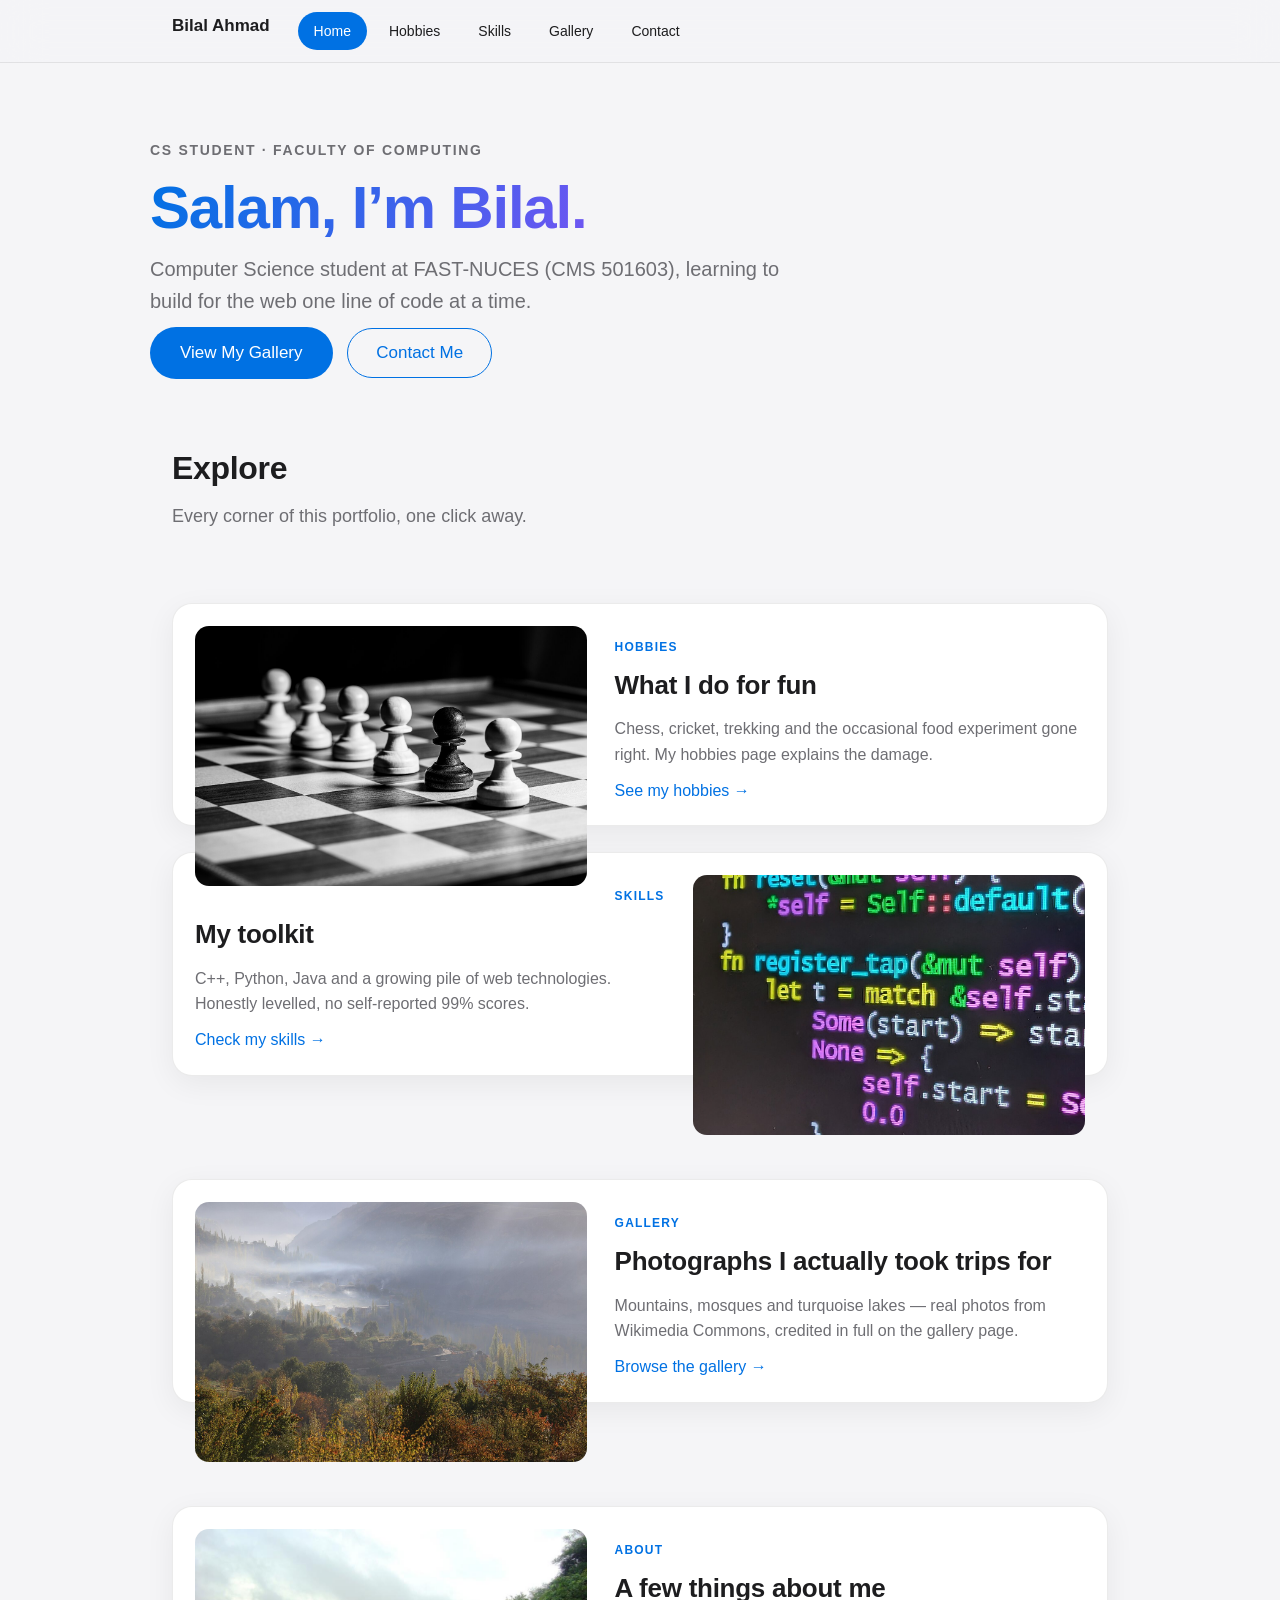
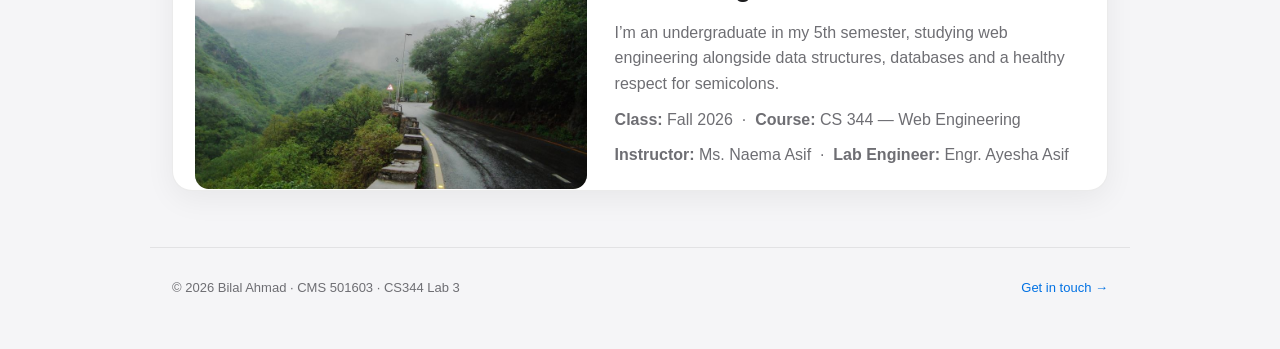
<file: index.html>
<!DOCTYPE html>
<html lang="en">
<head>
  <meta charset="UTF-8">
  <meta name="viewport" content="width=device-width, initial-scale=1.0">
  <title>Home · Bilal Ahmad</title>
  <meta name="description" content="Personal portfolio of Bilal Ahmad — Computer Science student at FAST-NUCES.">
  <link rel="stylesheet" href="css/style.css">
</head>
<body>

  <nav class="navbar">
    <div class="navbar-inner clearfix">
      <ul class="clearfix">
        <li><a class="brand" href="index.html">Bilal Ahmad</a></li>
        <li><a class="nav-link active" href="index.html">Home</a></li>
        <li><a class="nav-link" href="hobbies.html">Hobbies</a></li>
        <li><a class="nav-link" href="skills.html">Skills</a></li>
        <li><a class="nav-link" href="gallery.html">Gallery</a></li>
        <li><a class="nav-link" href="contact.html">Contact</a></li>
      </ul>
    </div>
  </nav>

  <header class="hero wrap">
    <p class="eyebrow">CS Student · Faculty of Computing</p>
    <h1 class="gradient">Salam, I&rsquo;m Bilal.</h1>
    <p class="lede">Computer Science student at FAST-NUCES (CMS&nbsp;501603), learning to build for the web one line of code at a time.</p>
    <p class="hero-actions">
      <a class="btn" href="gallery.html">View My Gallery</a>
      <a class="btn ghost" href="contact.html">Contact Me</a>
    </p>
  </header>

  <main class="wrap">

    <section class="section">
      <h2 class="section-title">Explore</h2>
      <p class="section-sub">Every corner of this portfolio, one click away.</p>
    </section>

    <section class="section clearfix">
      <div class="media">
        <div class="media-img">
          <img src="images/chess.jpg" alt="Close-up of black and white chess pawns on a board">
        </div>
        <div class="media-text">
          <span class="tag">Hobbies</span>
          <h3>What I do for fun</h3>
          <p>Chess, cricket, trekking and the occasional food experiment gone right. My hobbies page explains the damage.</p>
          <p><a href="hobbies.html">See my hobbies &rarr;</a></p>
        </div>
      </div>

      <div class="media flip">
        <div class="media-img">
          <img src="images/code.jpg" alt="Source code displayed on a computer screen">
        </div>
        <div class="media-text">
          <span class="tag">Skills</span>
          <h3>My toolkit</h3>
          <p>C++, Python, Java and a growing pile of web technologies. Honestly levelled, no self-reported 99% scores.</p>
          <p><a href="skills.html">Check my skills &rarr;</a></p>
        </div>
      </div>
    </section>

    <section class="section clearfix">
      <div class="media">
        <div class="media-img">
          <img src="images/hunza.jpg" alt="Hunza Valley in autumn with golden trees and towering mountains">
        </div>
        <div class="media-text">
          <span class="tag">Gallery</span>
          <h3>Photographs I actually took trips for</h3>
          <p>Mountains, mosques and turquoise lakes — real photos from Wikimedia Commons, credited in full on the gallery page.</p>
          <p><a href="gallery.html">Browse the gallery &rarr;</a></p>
        </div>
      </div>
    </section>

    <section class="section">
      <div class="media">
        <div class="media-img">
          <img src="images/margalla.jpg" alt="Margalla Hills, Islamabad, on a clear day">
        </div>
        <div class="media-text">
          <span class="tag">About</span>
          <h3>A few things about me</h3>
          <p>I&rsquo;m an undergraduate in my 5th semester, studying web engineering alongside data structures, databases and a healthy respect for semicolons.</p>
          <p><strong>Class:</strong> Fall 2026 &nbsp;·&nbsp; <strong>Course:</strong> CS&nbsp;344 — Web Engineering</p>
          <p><strong>Instructor:</strong> Ms.&nbsp;Naema&nbsp;Asif &nbsp;·&nbsp; <strong>Lab Engineer:</strong> Engr.&nbsp;Ayesha&nbsp;Asif</p>
        </div>
      </div>
    </section>

  </main>

  <footer class="footer clearfix">
    <span class="left">&copy; 2026 Bilal Ahmad · CMS 501603 · CS344 Lab 3</span>
    <span class="right"><a href="contact.html">Get in touch &rarr;</a></span>
  </footer>

</body>
</html>
</file>
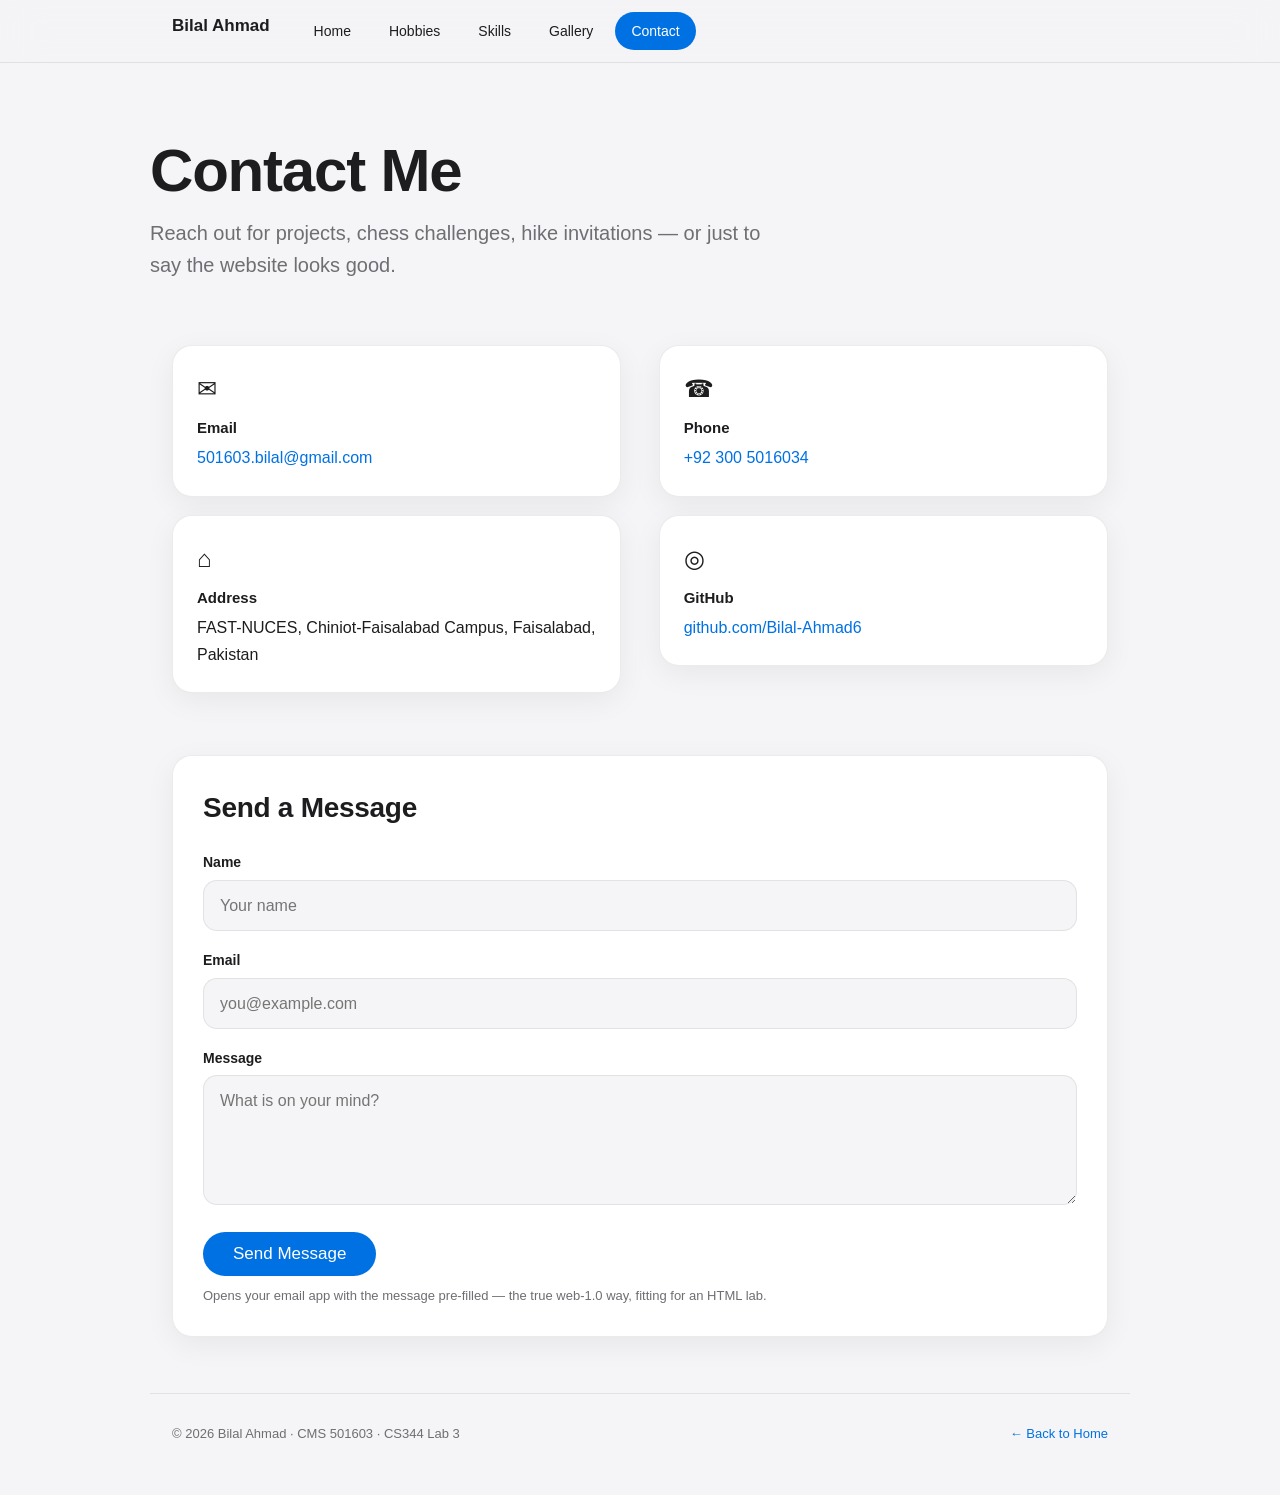
<file: contact.html>
<!DOCTYPE html>
<html lang="en">
<head>
  <meta charset="UTF-8">
  <meta name="viewport" content="width=device-width, initial-scale=1.0">
  <title>Contact Me · Bilal Ahmad</title>
  <meta name="description" content="Contact details of Bilal Ahmad — email, phone, GitHub and location.">
  <link rel="stylesheet" href="css/style.css">
</head>
<body>

  <nav class="navbar">
    <div class="navbar-inner clearfix">
      <ul class="clearfix">
        <li><a class="brand" href="index.html">Bilal Ahmad</a></li>
        <li><a class="nav-link" href="index.html">Home</a></li>
        <li><a class="nav-link" href="hobbies.html">Hobbies</a></li>
        <li><a class="nav-link" href="skills.html">Skills</a></li>
        <li><a class="nav-link" href="gallery.html">Gallery</a></li>
        <li><a class="nav-link active" href="contact.html">Contact</a></li>
      </ul>
    </div>
  </nav>

  <header class="hero wrap">
    <h1>Contact Me</h1>
    <p class="lede">Reach out for projects, chess challenges, hike invitations — or just to say the website looks good.</p>
  </header>

  <main class="wrap">

    <section class="section">
      <div class="contacts clearfix">

        <div class="contact">
          <span class="glyph" aria-hidden="true">&#9993;</span>
          <strong>Email</strong>
          <a href="mailto:501603.bilal@gmail.com">501603.bilal@gmail.com</a>
        </div>

        <div class="contact">
          <span class="glyph" aria-hidden="true">&#9742;</span>
          <strong>Phone</strong>
          <a href="tel:+923005016034">+92 300 5016034</a>
        </div>

        <div class="contact">
          <span class="glyph" aria-hidden="true">&#8962;</span>
          <strong>Address</strong>
          <span class="val">FAST-NUCES, Chiniot-Faisalabad Campus, Faisalabad, Pakistan</span>
        </div>

        <div class="contact">
          <span class="glyph" aria-hidden="true">&#9678;</span>
          <strong>GitHub</strong>
          <a href="https://github.com/Bilal-Ahmad6">github.com/Bilal-Ahmad6</a>
        </div>

      </div>
    </section>

    <section class="section">
      <div class="panel">
        <h2>Send a Message</h2>
        <form action="mailto:501603.bilal@gmail.com" method="post" enctype="text/plain">
          <div class="field">
            <label for="name">Name</label>
            <input type="text" id="name" name="name" placeholder="Your name" autocomplete="name" required>
          </div>
          <div class="field">
            <label for="email">Email</label>
            <input type="email" id="email" name="email" placeholder="you@example.com" autocomplete="email" required>
          </div>
          <div class="field">
            <label for="message">Message</label>
            <textarea id="message" name="message" placeholder="What is on your mind?" required></textarea>
          </div>
          <button class="btn" type="submit">Send Message</button>
          <p class="note">Opens your email app with the message pre-filled — the true web-1.0 way, fitting for an HTML lab.</p>
        </form>
      </div>
    </section>

  </main>

  <footer class="footer clearfix">
    <span class="left">&copy; 2026 Bilal Ahmad · CMS 501603 · CS344 Lab 3</span>
    <span class="right"><a href="index.html">&larr; Back to Home</a></span>
  </footer>

</body>
</html>
</file>
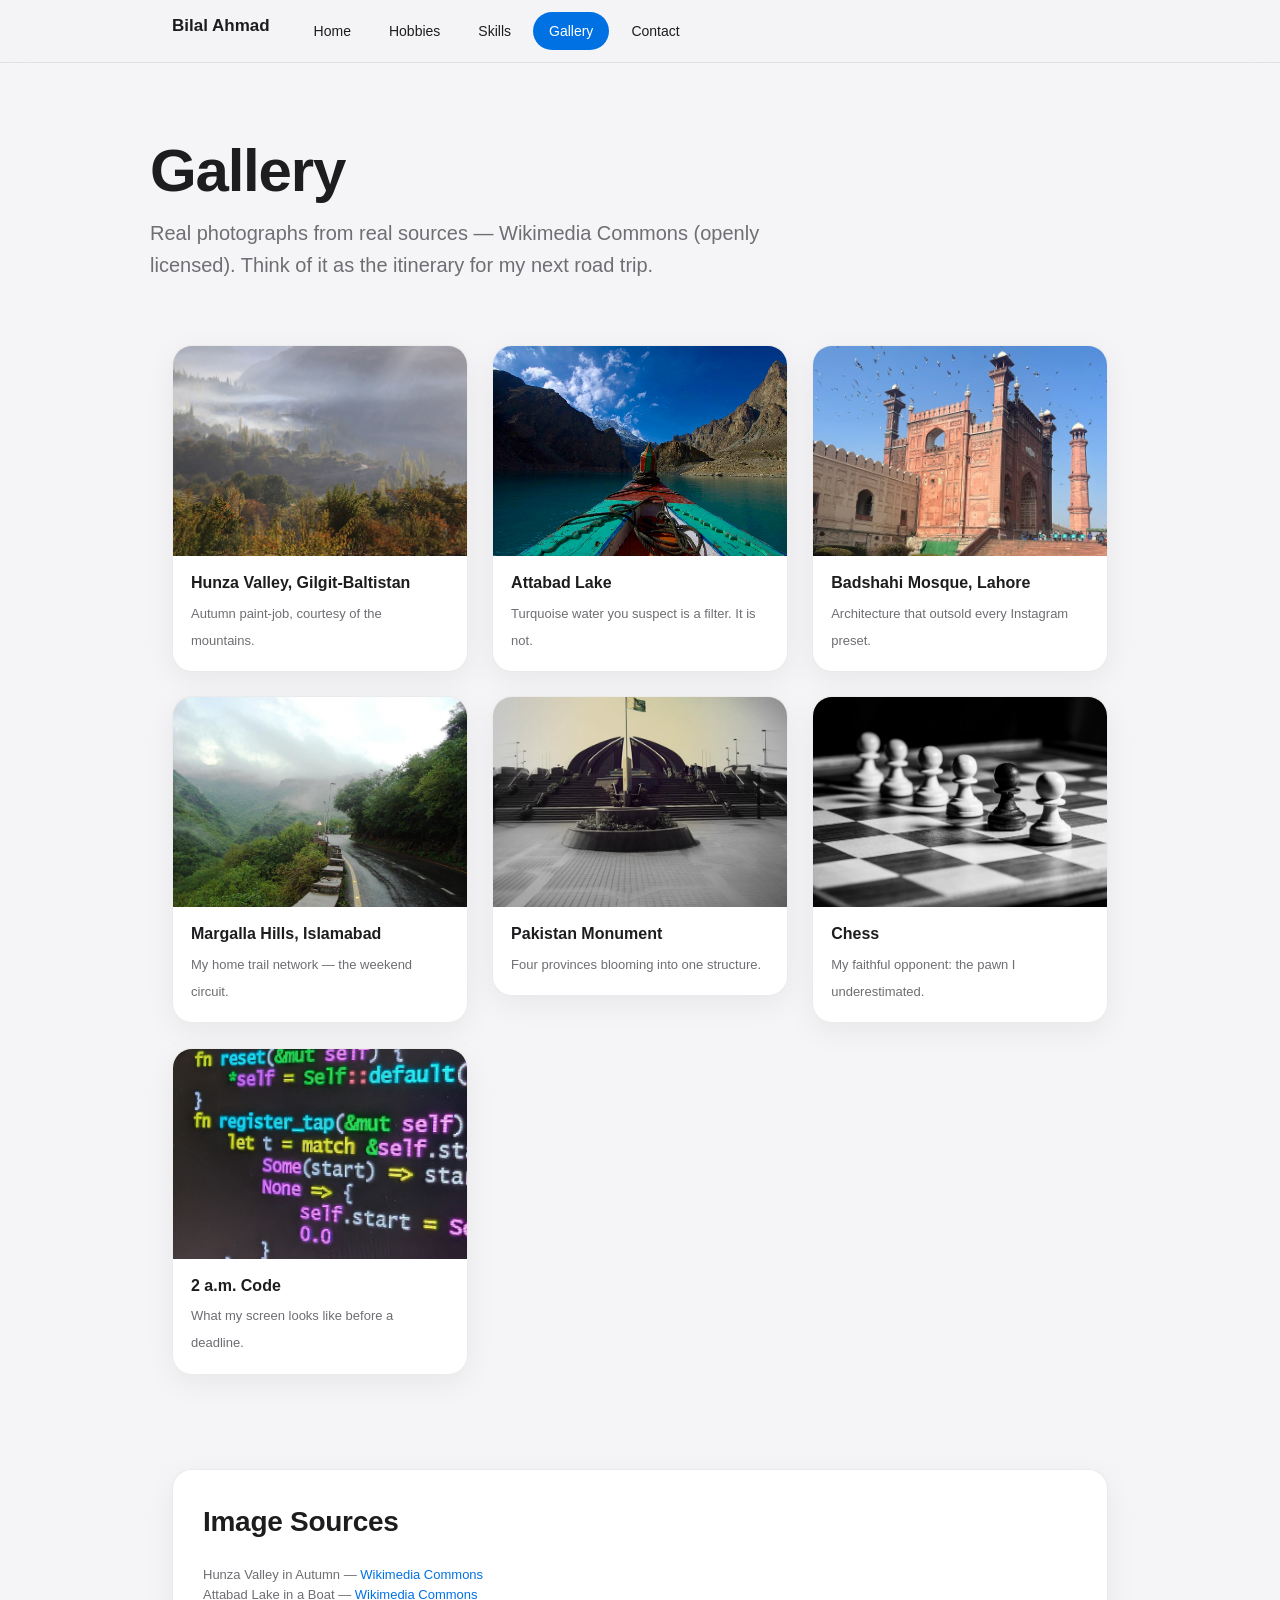
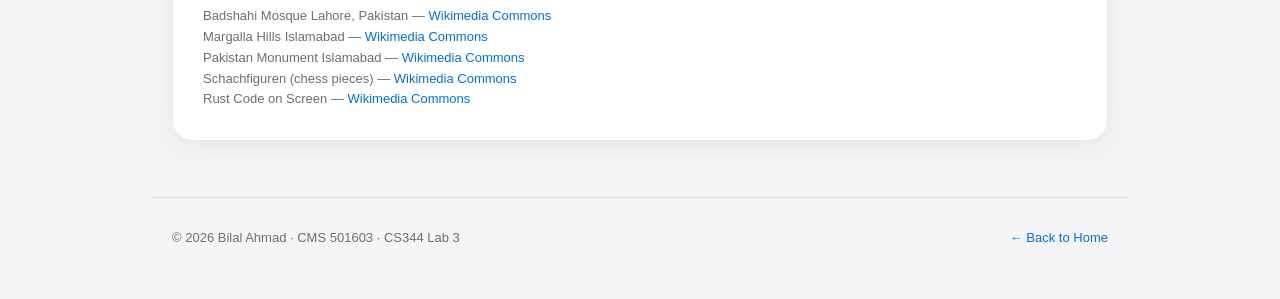
<file: gallery.html>
<!DOCTYPE html>
<html lang="en">
<head>
  <meta charset="UTF-8">
  <meta name="viewport" content="width=device-width, initial-scale=1.0">
  <title>Image Gallery · Bilal Ahmad</title>
  <meta name="description" content="Image gallery of Bilal Ahmad — real photographs from Pakistan, arranged with CSS float.">
  <link rel="stylesheet" href="css/style.css">
</head>
<body>

  <nav class="navbar">
    <div class="navbar-inner clearfix">
      <ul class="clearfix">
        <li><a class="brand" href="index.html">Bilal Ahmad</a></li>
        <li><a class="nav-link" href="index.html">Home</a></li>
        <li><a class="nav-link" href="hobbies.html">Hobbies</a></li>
        <li><a class="nav-link" href="skills.html">Skills</a></li>
        <li><a class="nav-link active" href="gallery.html">Gallery</a></li>
        <li><a class="nav-link" href="contact.html">Contact</a></li>
      </ul>
    </div>
  </nav>

  <header class="hero wrap">
    <h1>Gallery</h1>
    <p class="lede">Real photographs from real sources — Wikimedia Commons (openly licensed). Think of it as the itinerary for my next road trip.</p>
  </header>

  <main class="wrap">

    <section class="section">
      <div class="gallery clearfix">

        <figure>
          <img src="images/hunza.jpg" alt="Hunza Valley in autumn with golden trees and towering mountains">
          <figcaption>
            <strong>Hunza Valley, Gilgit-Baltistan</strong>
            <span>Autumn paint-job, courtesy of the mountains.</span>
          </figcaption>
        </figure>

        <figure>
          <img src="images/attabad.jpg" alt="A boat on the turquoise water of Attabad Lake">
          <figcaption>
            <strong>Attabad Lake</strong>
            <span>Turquoise water you suspect is a filter. It is not.</span>
          </figcaption>
        </figure>

        <figure>
          <img src="images/badshahi.jpg" alt="Badshahi Mosque in Lahore bathed in warm light">
          <figcaption>
            <strong>Badshahi Mosque, Lahore</strong>
            <span>Architecture that outsold every Instagram preset.</span>
          </figcaption>
        </figure>

        <figure>
          <img src="images/margalla.jpg" alt="Margalla Hills, Islamabad, on a clear day">
          <figcaption>
            <strong>Margalla Hills, Islamabad</strong>
            <span>My home trail network — the weekend circuit.</span>
          </figcaption>
        </figure>

        <figure>
          <img src="images/monument.jpg" alt="Pakistan Monument in Islamabad at dusk">
          <figcaption>
            <strong>Pakistan Monument</strong>
            <span>Four provinces blooming into one structure.</span>
          </figcaption>
        </figure>

        <figure>
          <img src="images/chess.jpg" alt="Close-up of chess pawns standing on a board">
          <figcaption>
            <strong>Chess</strong>
            <span>My faithful opponent: the pawn I underestimated.</span>
          </figcaption>
        </figure>

        <figure>
          <img src="images/code.jpg" alt="Source code displayed on a computer screen">
          <figcaption>
            <strong>2 a.m. Code</strong>
            <span>What my screen looks like before a deadline.</span>
          </figcaption>
        </figure>

      </div>
    </section>

    <section class="section">
      <div class="panel">
        <h2>Image Sources</h2>
        <p class="note">
          Hunza Valley in Autumn — <a href="https://commons.wikimedia.org/wiki/File:Hunza_Valley_in_Autumn.jpg">Wikimedia Commons</a><br>
          Attabad Lake in a Boat — <a href="https://commons.wikimedia.org/wiki/File:Attabad_Lake_in_a_Boat.jpg">Wikimedia Commons</a><br>
          Badshahi Mosque Lahore, Pakistan — <a href="https://commons.wikimedia.org/wiki/File:Badshahi_Mosque_Lahore_,_Pakistan.jpg">Wikimedia Commons</a><br>
          Margalla Hills Islamabad — <a href="https://commons.wikimedia.org/wiki/File:Margalla_Hills_Islamabad.jpg">Wikimedia Commons</a><br>
          Pakistan Monument Islamabad — <a href="https://commons.wikimedia.org/wiki/File:Pakistan_Monument_Islamabad.jpg">Wikimedia Commons</a><br>
          Schachfiguren (chess pieces) — <a href="https://commons.wikimedia.org/wiki/File:Schachfiguren,_Bauern_--_2022_--_0022_(bw).jpg">Wikimedia Commons</a><br>
          Rust Code on Screen — <a href="https://commons.wikimedia.org/wiki/File:RustCodeOnScreen.jpg">Wikimedia Commons</a>
        </p>
      </div>
    </section>

  </main>

  <footer class="footer clearfix">
    <span class="left">&copy; 2026 Bilal Ahmad · CMS 501603 · CS344 Lab 3</span>
    <span class="right"><a href="index.html">&larr; Back to Home</a></span>
  </footer>

</body>
</html>
</file>
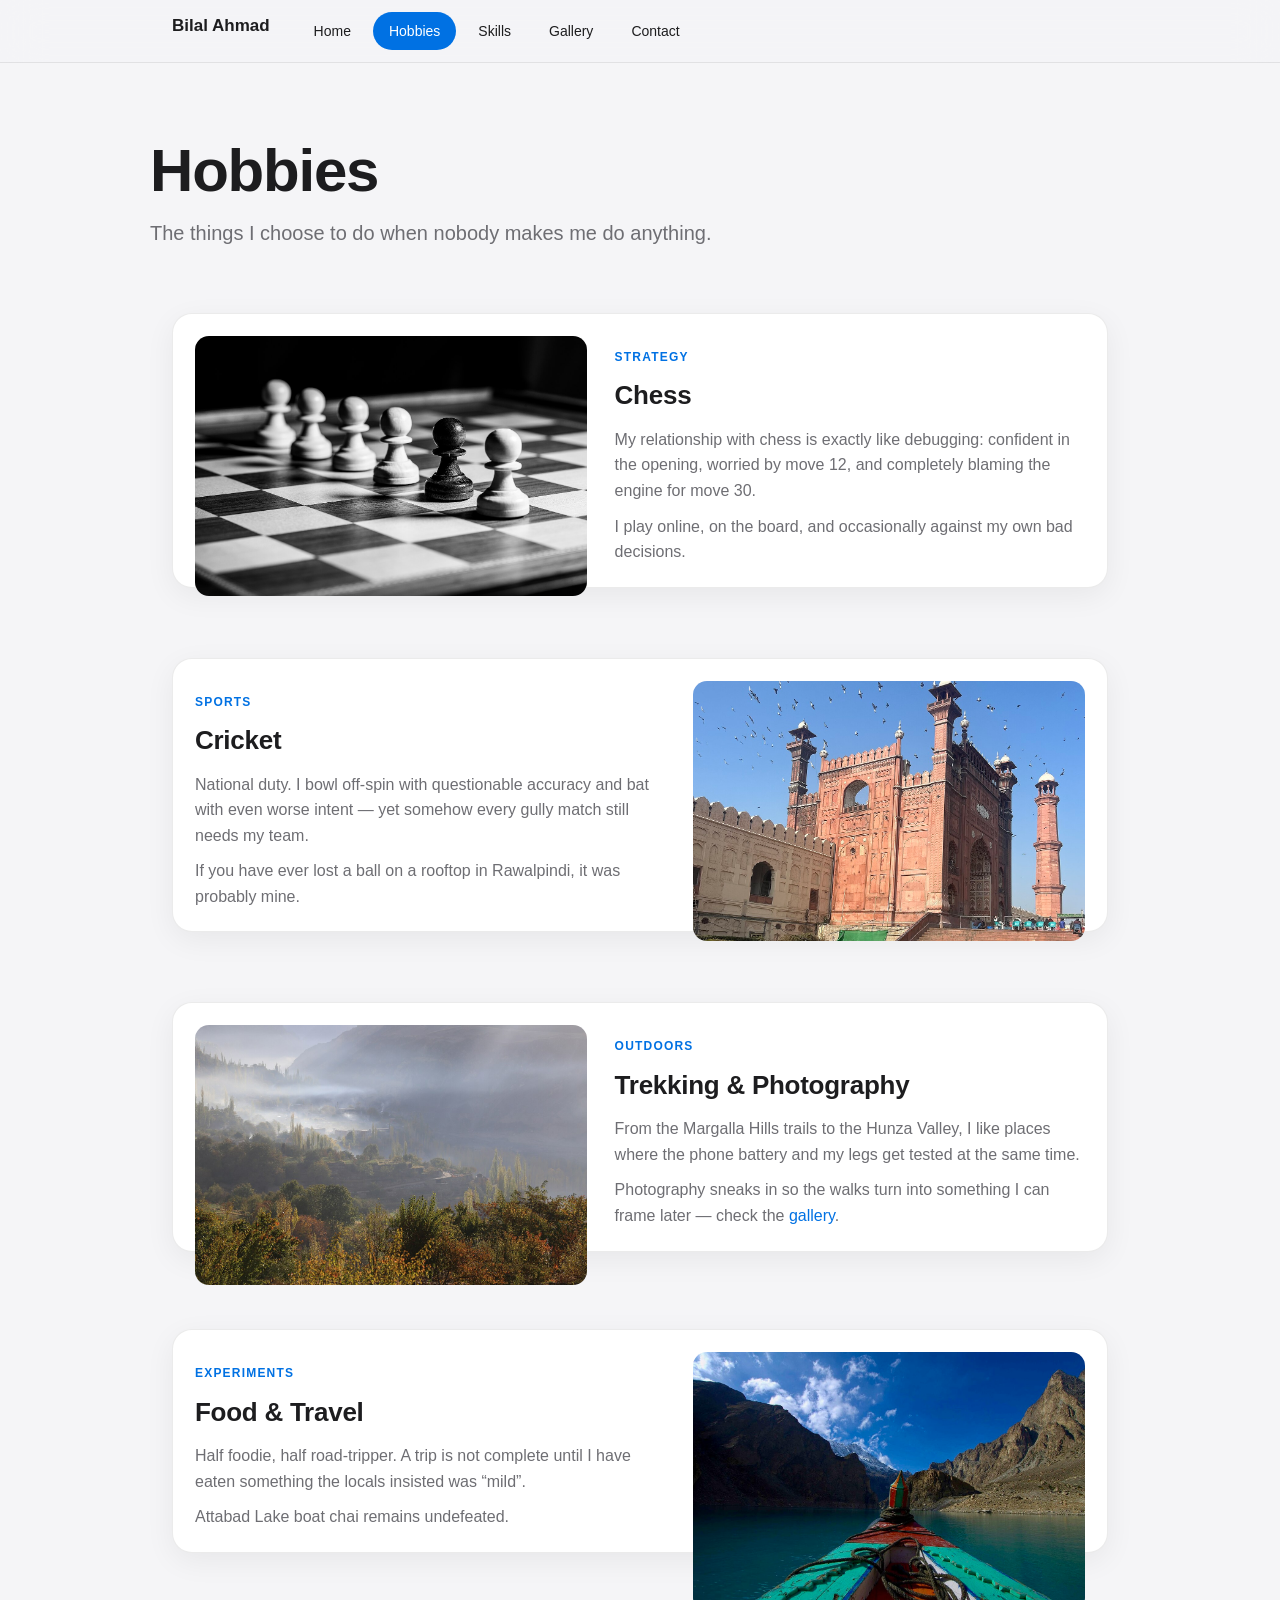
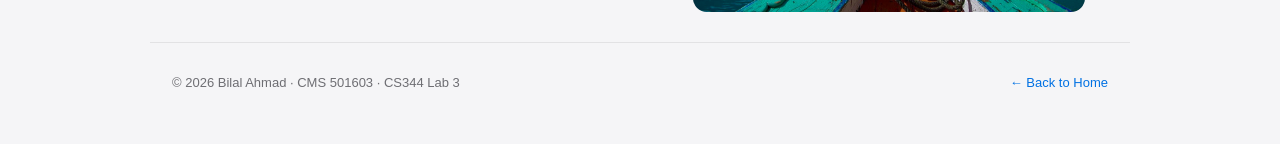
<file: hobbies.html>
<!DOCTYPE html>
<html lang="en">
<head>
  <meta charset="UTF-8">
  <meta name="viewport" content="width=device-width, initial-scale=1.0">
  <title>Hobbies · Bilal Ahmad</title>
  <meta name="description" content="Hobbies of Bilal Ahmad — chess, cricket, trekking and food.">
  <link rel="stylesheet" href="css/style.css">
</head>
<body>

  <nav class="navbar">
    <div class="navbar-inner clearfix">
      <ul class="clearfix">
        <li><a class="brand" href="index.html">Bilal Ahmad</a></li>
        <li><a class="nav-link" href="index.html">Home</a></li>
        <li><a class="nav-link active" href="hobbies.html">Hobbies</a></li>
        <li><a class="nav-link" href="skills.html">Skills</a></li>
        <li><a class="nav-link" href="gallery.html">Gallery</a></li>
        <li><a class="nav-link" href="contact.html">Contact</a></li>
      </ul>
    </div>
  </nav>

  <header class="hero wrap">
    <h1>Hobbies</h1>
    <p class="lede">The things I choose to do when nobody makes me do anything.</p>
  </header>

  <main class="wrap">

    <section class="section clearfix">
      <div class="media">
        <div class="media-img">
          <img src="images/chess.jpg" alt="Close-up of black and white chess pawns on a board">
        </div>
        <div class="media-text">
          <span class="tag">Strategy</span>
          <h3>Chess</h3>
          <p>My relationship with chess is exactly like debugging: confident in the opening, worried by move 12, and completely blaming the engine for move 30.</p>
          <p>I play online, on the board, and occasionally against my own bad decisions.</p>
        </div>
      </div>
    </section>

    <section class="section clearfix">
      <div class="media flip">
        <div class="media-img">
          <img src="images/badshahi.jpg" alt="Badshahi Mosque in Lahore bathed in warm light">
        </div>
        <div class="media-text">
          <span class="tag">Sports</span>
          <h3>Cricket</h3>
          <p>National duty. I bowl off-spin with questionable accuracy and bat with even worse intent — yet somehow every gully match still needs my team.</p>
          <p>If you have ever lost a ball on a rooftop in Rawalpindi, it was probably mine.</p>
        </div>
      </div>
    </section>

    <section class="section clearfix">
      <div class="media">
        <div class="media-img">
          <img src="images/hunza.jpg" alt="Hunza Valley in autumn with golden trees and towering mountains">
        </div>
        <div class="media-text">
          <span class="tag">Outdoors</span>
          <h3>Trekking &amp; Photography</h3>
          <p>From the Margalla Hills trails to the Hunza Valley, I like places where the phone battery and my legs get tested at the same time.</p>
          <p>Photography sneaks in so the walks turn into something I can frame later — check the <a href="gallery.html">gallery</a>.</p>
        </div>
      </div>
    </section>

    <section class="section clearfix">
      <div class="media flip">
        <div class="media-img">
          <img src="images/attabad.jpg" alt="A boat on the turquoise water of Attabad Lake">
        </div>
        <div class="media-text">
          <span class="tag">Experiments</span>
          <h3>Food &amp; Travel</h3>
          <p>Half foodie, half road-tripper. A trip is not complete until I have eaten something the locals insisted was &ldquo;mild&rdquo;.</p>
          <p>Attabad Lake boat chai remains undefeated.</p>
        </div>
      </div>
    </section>

  </main>

  <footer class="footer clearfix">
    <span class="left">&copy; 2026 Bilal Ahmad · CMS 501603 · CS344 Lab 3</span>
    <span class="right"><a href="index.html">&larr; Back to Home</a></span>
  </footer>

</body>
</html>
</file>
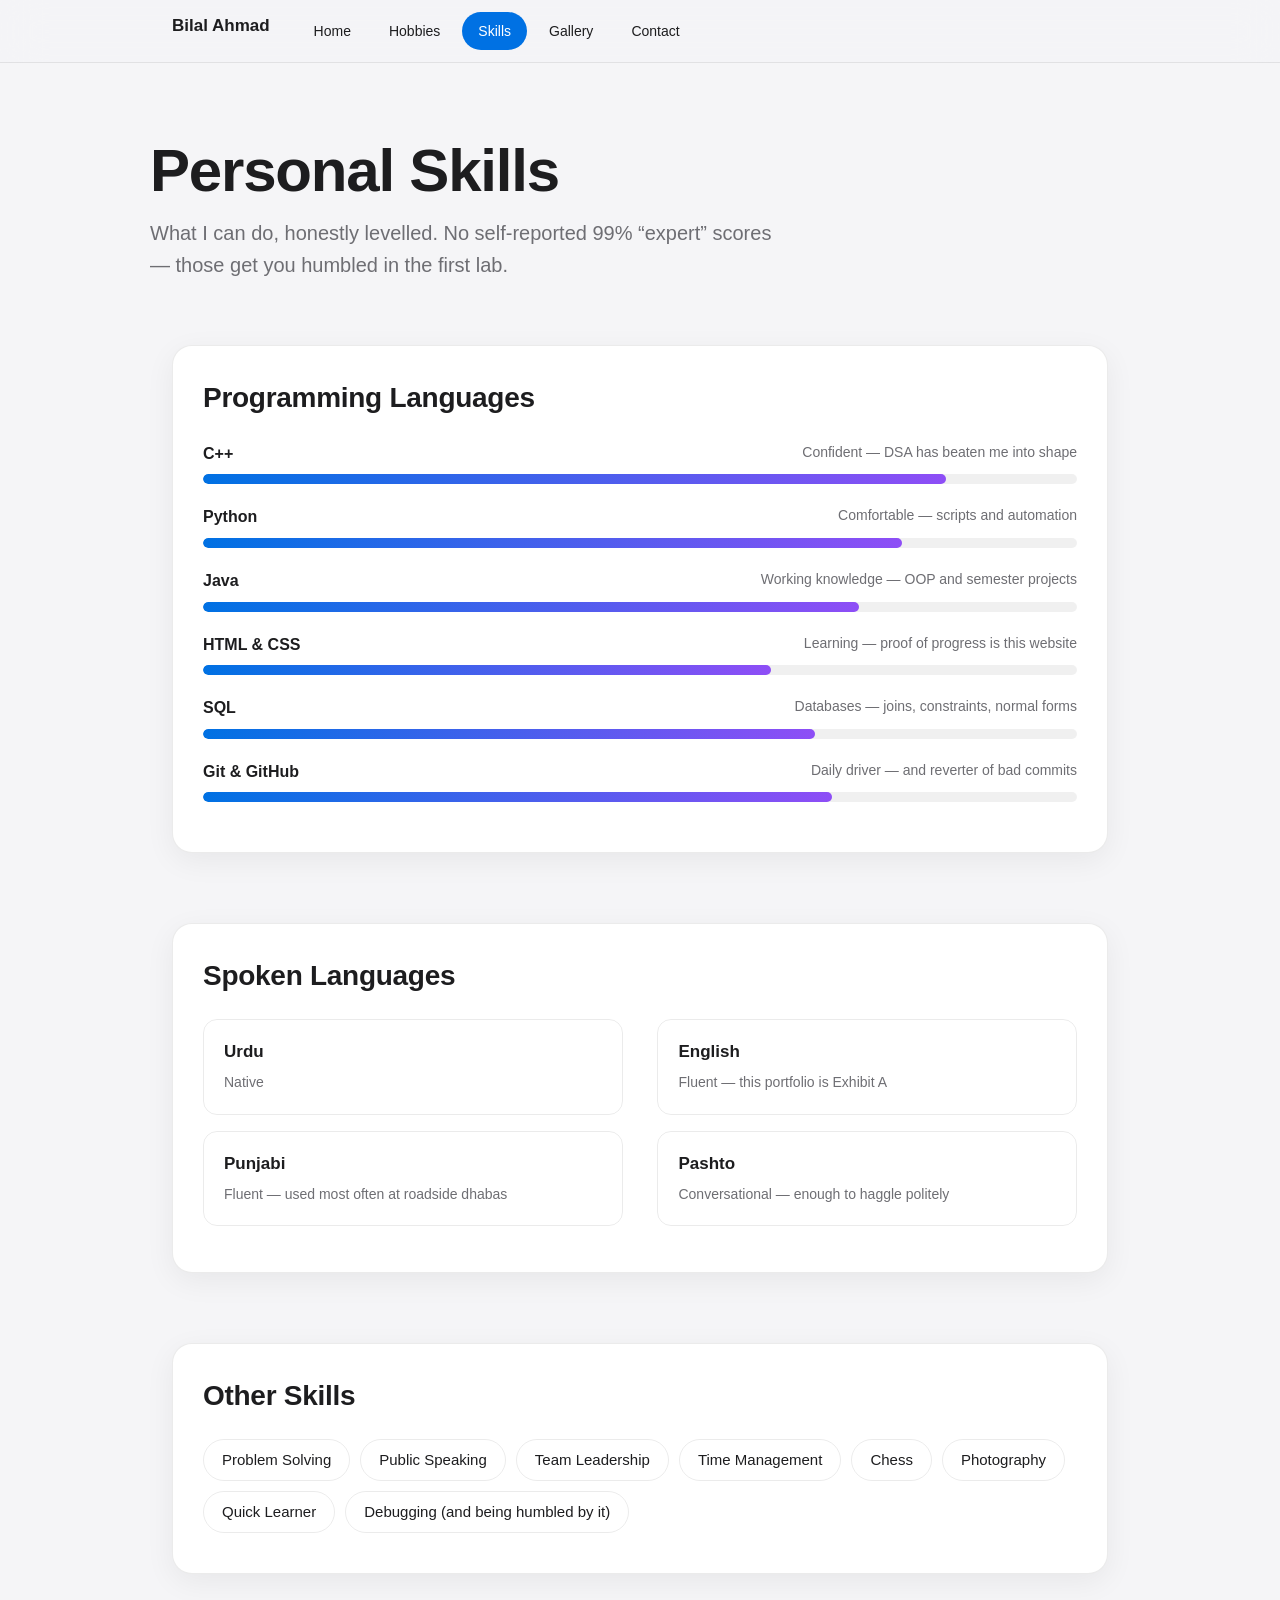
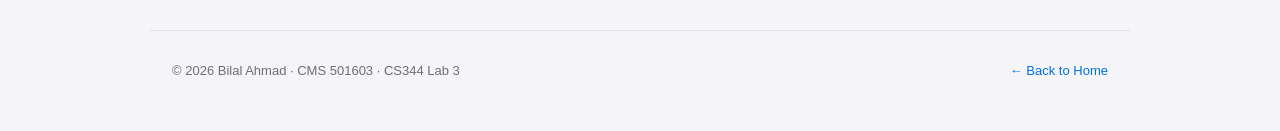
<file: skills.html>
<!DOCTYPE html>
<html lang="en">
<head>
  <meta charset="UTF-8">
  <meta name="viewport" content="width=device-width, initial-scale=1.0">
  <title>Personal Skills · Bilal Ahmad</title>
  <meta name="description" content="Programming languages, spoken languages and other skills of Bilal Ahmad.">
  <link rel="stylesheet" href="css/style.css">
</head>
<body>

  <nav class="navbar">
    <div class="navbar-inner clearfix">
      <ul class="clearfix">
        <li><a class="brand" href="index.html">Bilal Ahmad</a></li>
        <li><a class="nav-link" href="index.html">Home</a></li>
        <li><a class="nav-link" href="hobbies.html">Hobbies</a></li>
        <li><a class="nav-link active" href="skills.html">Skills</a></li>
        <li><a class="nav-link" href="gallery.html">Gallery</a></li>
        <li><a class="nav-link" href="contact.html">Contact</a></li>
      </ul>
    </div>
  </nav>

  <header class="hero wrap">
    <h1>Personal Skills</h1>
    <p class="lede">What I can do, honestly levelled. No self-reported 99% &ldquo;expert&rdquo; scores — those get you humbled in the first lab.</p>
  </header>

  <main class="wrap">

    <section class="section">
      <div class="panel">
        <h2>Programming Languages</h2>

        <div class="skill">
          <div class="skill-head clearfix">
            <strong>C++</strong>
            <span>Confident — DSA has beaten me into shape</span>
          </div>
          <div class="meter"><i class="w85"></i></div>
        </div>

        <div class="skill">
          <div class="skill-head clearfix">
            <strong>Python</strong>
            <span>Comfortable — scripts and automation</span>
          </div>
          <div class="meter"><i class="w80"></i></div>
        </div>

        <div class="skill">
          <div class="skill-head clearfix">
            <strong>Java</strong>
            <span>Working knowledge — OOP and semester projects</span>
          </div>
          <div class="meter"><i class="w75"></i></div>
        </div>

        <div class="skill">
          <div class="skill-head clearfix">
            <strong>HTML &amp; CSS</strong>
            <span>Learning — proof of progress is this website</span>
          </div>
          <div class="meter"><i class="w65"></i></div>
        </div>

        <div class="skill">
          <div class="skill-head clearfix">
            <strong>SQL</strong>
            <span>Databases — joins, constraints, normal forms</span>
          </div>
          <div class="meter"><i class="w70"></i></div>
        </div>

        <div class="skill">
          <div class="skill-head clearfix">
            <strong>Git &amp; GitHub</strong>
            <span>Daily driver — and reverter of bad commits</span>
          </div>
          <div class="meter"><i class="w72"></i></div>
        </div>

      </div>
    </section>

    <section class="section">
      <div class="panel">
        <h2>Spoken Languages</h2>
        <div class="languages clearfix">
          <div class="lang">
            <strong>Urdu</strong>
            <span>Native</span>
          </div>
          <div class="lang">
            <strong>English</strong>
            <span>Fluent — this portfolio is Exhibit A</span>
          </div>
          <div class="lang">
            <strong>Punjabi</strong>
            <span>Fluent — used most often at roadside dhabas</span>
          </div>
          <div class="lang">
            <strong>Pashto</strong>
            <span>Conversational — enough to haggle politely</span>
          </div>
        </div>
      </div>
    </section>

    <section class="section">
      <div class="panel">
        <h2>Other Skills</h2>
        <div class="chips clearfix">
          <span class="chip">Problem Solving</span>
          <span class="chip">Public Speaking</span>
          <span class="chip">Team Leadership</span>
          <span class="chip">Time Management</span>
          <span class="chip">Chess</span>
          <span class="chip">Photography</span>
          <span class="chip">Quick Learner</span>
          <span class="chip">Debugging (and being humbled by it)</span>
        </div>
      </div>
    </section>

  </main>

  <footer class="footer clearfix">
    <span class="left">&copy; 2026 Bilal Ahmad · CMS 501603 · CS344 Lab 3</span>
    <span class="right"><a href="index.html">&larr; Back to Home</a></span>
  </footer>

</body>
</html>
</file>
<file: css/style.css>
/* ==========================================================================
   CS344 Web Engineering — Lab 3
   Personal Portfolio II
   Bilal Ahmad · CMS 501603 · SE15A
   --------------------------------------------------------------------------
   Single external stylesheet shared by every page.
   Layout technique: float + clear (as required by the lab).
   No frameworks, no JavaScript, no external font/API imports.
   ========================================================================== */

/* --------------------------------------------------------------------------
   1. Design tokens
   -------------------------------------------------------------------------- */
:root {
  --bg: #f5f5f7;
  --surface: #ffffff;
  --content: #1d1d1f;
  --secondary: #6e6e73;
  --accent: #0071e3;
  --accent-content: #ffffff;
  --track: rgba(0, 0, 0, 0.06);
  --border: rgba(0, 0, 0, 0.08);
  --shadow: 0 8px 30px rgba(0, 0, 0, 0.06);
  --radius: 20px;
  --page: 980px;
}

/* --------------------------------------------------------------------------
   2. Reset and base
   -------------------------------------------------------------------------- */
* {
  margin: 0;
  padding: 0;
  box-sizing: border-box;
}

body {
  font-family: -apple-system, BlinkMacSystemFont, "SF Pro Text", "Segoe UI",
    Roboto, "Helvetica Neue", Arial, sans-serif;
  font-size: 17px;
  line-height: 1.6;
  color: var(--content);
  background: var(--bg);
  -webkit-font-smoothing: antialiased;
}

img {
  max-width: 100%;
  display: block;
}

a {
  color: var(--accent);
  text-decoration: none;
}

a:hover {
  opacity: 0.75;
}

a:focus-visible,
button:focus-visible {
  outline: 3px solid var(--accent);
  outline-offset: 3px;
  border-radius: 6px;
}

/* --------------------------------------------------------------------------
   3. Clearfix helper
   Every container that holds floated children gets .clearfix so it wraps
   around them instead of collapsing to zero height.
   -------------------------------------------------------------------------- */
.clearfix::after {
  content: "";
  display: table;
  clear: both;
}

/* --------------------------------------------------------------------------
   4. Navigation bar — horizontal links built with float
   -------------------------------------------------------------------------- */
.navbar {
  position: sticky;
  top: 0;
  z-index: 100;
  background: rgba(245, 245, 247, 0.82);
  -webkit-backdrop-filter: saturate(180%) blur(20px);
  backdrop-filter: saturate(180%) blur(20px);
  border-bottom: 1px solid var(--border);
}

.navbar-inner {
  max-width: var(--page);
  margin: 0 auto;
  padding: 12px 22px;
}

.navbar ul {
  list-style: none;
}

.navbar li {
  float: left; /* horizontal menu, per the lab requirement */
}

.navbar .brand {
  font-weight: 600;
  color: var(--content);
  padding: 8px 0;
  margin-right: 22px;
}

.navbar .brand:hover {
  opacity: 1;
  color: var(--content);
}

.navbar li a.nav-link {
  display: block;
  padding: 8px 16px;
  margin-left: 6px;
  border-radius: 980px;
  font-size: 14px;
  font-weight: 500;
  color: var(--content);
  transition: background-color 0.2s ease, color 0.2s ease;
}

.navbar li a.nav-link:hover {
  opacity: 1;
  background: rgba(0, 0, 0, 0.05);
}

.navbar li a.active {
  background: var(--accent);
  color: var(--accent-content);
}

/* --------------------------------------------------------------------------
   5. Page shell
   -------------------------------------------------------------------------- */
.wrap {
  max-width: var(--page);
  margin: 0 auto;
  padding: 0 22px;
}

.hero {
  padding: 76px 0 30px;
}

.hero .eyebrow {
  font-size: 14px;
  font-weight: 600;
  letter-spacing: 0.12em;
  text-transform: uppercase;
  color: var(--secondary);
  margin-bottom: 14px;
}

.hero h1 {
  font-size: 60px;
  font-weight: 700;
  letter-spacing: -0.02em;
  line-height: 1.06;
  margin-bottom: 14px;
}

.hero h1.gradient {
  background: linear-gradient(120deg, var(--accent) 0%, #8e4ef6 60%, #e45ad1 100%);
  -webkit-background-clip: text;
  background-clip: text;
  -webkit-text-fill-color: transparent;
}

.hero p.lede {
  font-size: 20px;
  color: var(--secondary);
  max-width: 640px;
}

.hero-actions {
  margin-top: 10px;
}

.section {
  padding: 34px 0 10px;
}

.section-title {
  font-size: 32px;
  font-weight: 700;
  letter-spacing: -0.01em;
  margin-bottom: 8px;
}

.section-sub {
  color: var(--secondary);
  font-size: 18px;
  margin-bottom: 28px;
}

.panel {
  background: var(--surface);
  border: 1px solid var(--border);
  border-radius: var(--radius);
  box-shadow: var(--shadow);
  padding: 30px;
  margin-bottom: 26px;
}

.panel h2 {
  font-size: 28px;
  font-weight: 700;
  letter-spacing: -0.01em;
  margin-bottom: 20px;
}

/* --------------------------------------------------------------------------
   6. Buttons
   -------------------------------------------------------------------------- */
.btn {
  display: inline-block;
  background: var(--accent);
  color: var(--accent-content);
  font-size: 17px;
  font-weight: 500;
  padding: 12px 30px;
  border: none;
  border-radius: 980px;
  cursor: pointer;
  transition: opacity 0.2s ease;
}

.btn:hover {
  opacity: 0.85;
}

.btn.ghost {
  background: transparent;
  color: var(--accent);
  border: 1.5px solid var(--accent);
  padding: 10.5px 28px;
  margin-left: 10px;
}

/* --------------------------------------------------------------------------
   7. Float layout — image beside text (Lab requirement: float + clear)
   -------------------------------------------------------------------------- */
.media {
  background: var(--surface);
  border: 1px solid var(--border);
  border-radius: var(--radius);
  box-shadow: var(--shadow);
  padding: 22px;
  margin-bottom: 26px;
}

.media .media-img {
  float: left; /* image and text sit side by side */
  width: 44%;
  margin: 0 28px 0 0;
}

.media .media-img img {
  width: 100%;
  height: 260px;
  object-fit: cover;
  border-radius: 14px;
}

.media.flip .media-img {
  float: right;
  margin: 0 0 0 28px;
}

.media .media-text {
  padding-top: 6px;
}

.media .tag {
  display: inline-block;
  font-size: 12px;
  font-weight: 600;
  letter-spacing: 0.1em;
  text-transform: uppercase;
  color: var(--accent);
  margin-bottom: 8px;
}

.media .media-text h3 {
  font-size: 26px;
  font-weight: 700;
  letter-spacing: -0.01em;
  margin-bottom: 10px;
}

.media .media-text p {
  color: var(--secondary);
  font-size: 16px;
}

.media .media-text p + p {
  margin-top: 10px;
}

/* --------------------------------------------------------------------------
   8. Gallery — floated figures, cleared every third item
   -------------------------------------------------------------------------- */
.gallery {
  margin-bottom: 26px;
}

.gallery figure {
  float: left;
  width: 31.6%;
  margin: 0 2.6% 2.6% 0;
  background: var(--surface);
  border: 1px solid var(--border);
  border-radius: var(--radius);
  box-shadow: var(--shadow);
  overflow: hidden;
}

.gallery figure:nth-child(3n) {
  margin-right: 0;
}

.gallery figure:nth-child(3n + 1) {
  clear: left; /* starts each new row, fixing float wrapping */
}

.gallery figure img {
  width: 100%;
  height: 210px;
  object-fit: cover;
  transition: transform 0.35s ease;
}

.gallery figure:hover img {
  transform: scale(1.03);
}

.gallery figcaption {
  padding: 14px 18px 18px;
}

.gallery figcaption strong {
  display: block;
  font-size: 16px;
  font-weight: 600;
  margin-bottom: 3px;
}

.gallery figcaption span {
  font-size: 13px;
  color: var(--secondary);
}

/* --------------------------------------------------------------------------
   9. Skills
   -------------------------------------------------------------------------- */
.skill {
  margin-bottom: 20px;
}

.skill .skill-head {
  margin-bottom: 8px;
}

.skill .skill-head strong {
  float: left;
  font-size: 16px;
  font-weight: 600;
}

.skill .skill-head span {
  float: right;
  font-size: 14px;
  color: var(--secondary);
}

.meter {
  clear: both;
  height: 10px;
  border-radius: 980px;
  background: var(--track);
  overflow: hidden;
}

.meter i {
  display: block;
  height: 100%;
  border-radius: 980px;
  background: linear-gradient(90deg, var(--accent), #8e4ef6);
}

/* Meter fill widths (kept in the stylesheet, not inline) */
.meter .w65 { width: 65%; }
.meter .w70 { width: 70%; }
.meter .w72 { width: 72%; }
.meter .w75 { width: 75%; }
.meter .w80 { width: 80%; }
.meter .w85 { width: 85%; }

.languages .lang {
  float: left;
  width: 48%;
  margin: 0 4% 16px 0;
  border: 1px solid var(--border);
  border-radius: 14px;
  padding: 18px 20px;
}

.languages .lang:nth-child(even) {
  margin-right: 0;
}

.languages .lang strong {
  display: block;
  font-size: 17px;
  font-weight: 600;
  margin-bottom: 3px;
}

.languages .lang span {
  font-size: 14px;
  color: var(--secondary);
}

.chips .chip {
  float: left;
  border: 1px solid var(--border);
  border-radius: 980px;
  padding: 8px 18px;
  margin: 0 10px 10px 0;
  font-size: 15px;
  font-weight: 500;
}

/* --------------------------------------------------------------------------
   10. Contact
   -------------------------------------------------------------------------- */
.contacts .contact {
  float: left;
  width: 48%;
  margin: 0 4% 18px 0;
  background: var(--surface);
  border: 1px solid var(--border);
  border-radius: var(--radius);
  box-shadow: var(--shadow);
  padding: 24px;
}

.contacts .contact:nth-child(even) {
  margin-right: 0;
}

.contacts .contact .glyph {
  display: block;
  font-size: 24px;
  margin-bottom: 8px;
}

.contacts .contact strong {
  display: block;
  font-size: 15px;
  font-weight: 600;
  margin-bottom: 4px;
}

.contacts .contact a,
.contacts .contact .val {
  font-size: 16px;
  color: var(--accent);
  word-break: break-word;
}

.contacts .contact .val {
  color: var(--content);
}

.field {
  margin-bottom: 18px;
}

.field label {
  display: block;
  font-size: 14px;
  font-weight: 600;
  margin-bottom: 6px;
}

.field input,
.field textarea {
  width: 100%;
  font: inherit;
  font-size: 16px;
  color: var(--content);
  background: var(--bg);
  border: 1.5px solid var(--border);
  border-radius: 14px;
  padding: 12px 16px;
  min-height: 44px;
  transition: border-color 0.2s ease, box-shadow 0.2s ease;
}

.field textarea {
  min-height: 130px;
  resize: vertical;
}

.field input:focus,
.field textarea:focus {
  outline: none;
  border-color: var(--accent);
  box-shadow: 0 0 0 3.5px rgba(0, 113, 227, 0.25);
}

.note {
  font-size: 13px;
  color: var(--secondary);
  margin-top: 10px;
}

/* --------------------------------------------------------------------------
   11. Footer
   -------------------------------------------------------------------------- */
.footer {
  clear: both; /* always sits below floated content */
  max-width: var(--page);
  margin: 20px auto 0;
  padding: 30px 22px 50px;
  border-top: 1px solid var(--border);
  color: var(--secondary);
  font-size: 13px;
}

.footer .left {
  float: left;
}

.footer .right {
  float: right;
}

/* --------------------------------------------------------------------------
   12. Dark appearance (follows the operating system setting)
   -------------------------------------------------------------------------- */
@media (prefers-color-scheme: dark) {
  :root {
    --bg: #000000;
    --surface: #1c1c1e;
    --content: #f5f5f7;
    --secondary: #86868b;
    --accent: #2997ff;
    --accent-content: #000000;
    --track: rgba(120, 120, 120, 0.25);
    --border: rgba(255, 255, 255, 0.1);
    --shadow: 0 8px 30px rgba(0, 0, 0, 0.5);
  }

  .navbar {
    background: rgba(22, 22, 23, 0.82);
  }

  .navbar li a.nav-link:hover {
    background: rgba(255, 255, 255, 0.1);
  }
}

/* --------------------------------------------------------------------------
   13. Reduced motion
   -------------------------------------------------------------------------- */
@media (prefers-reduced-motion: reduce) {
  * {
    transition: none !important;
  }
}

/* --------------------------------------------------------------------------
   14. Responsive — drop the floats on small screens
   -------------------------------------------------------------------------- */
@media (max-width: 760px) {
  .hero h1 {
    font-size: 40px;
  }

  .navbar li {
    float: none;
    display: inline-block;
  }

  .navbar .brand {
    display: block;
    margin: 0 0 6px 0;
  }

  .navbar li a.nav-link {
    margin: 0 6px 6px 0;
  }

  .media .media-img,
  .media.flip .media-img {
    float: none;
    width: 100%;
    margin: 0 0 18px 0;
  }

  .media .media-img img {
    height: 220px;
  }

  .gallery figure {
    float: none;
    width: 100%;
    margin: 0 0 20px 0;
  }

  .gallery figure:nth-child(3n + 1) {
    clear: none;
  }

  .languages .lang,
  .contacts .contact {
    float: none;
    width: 100%;
    margin-right: 0;
  }

  .skill .skill-head strong,
  .skill .skill-head span {
    float: none;
    display: block;
  }

  .footer .left,
  .footer .right {
    float: none;
  }

  .footer .right {
    margin-top: 8px;
  }
}
</file>
